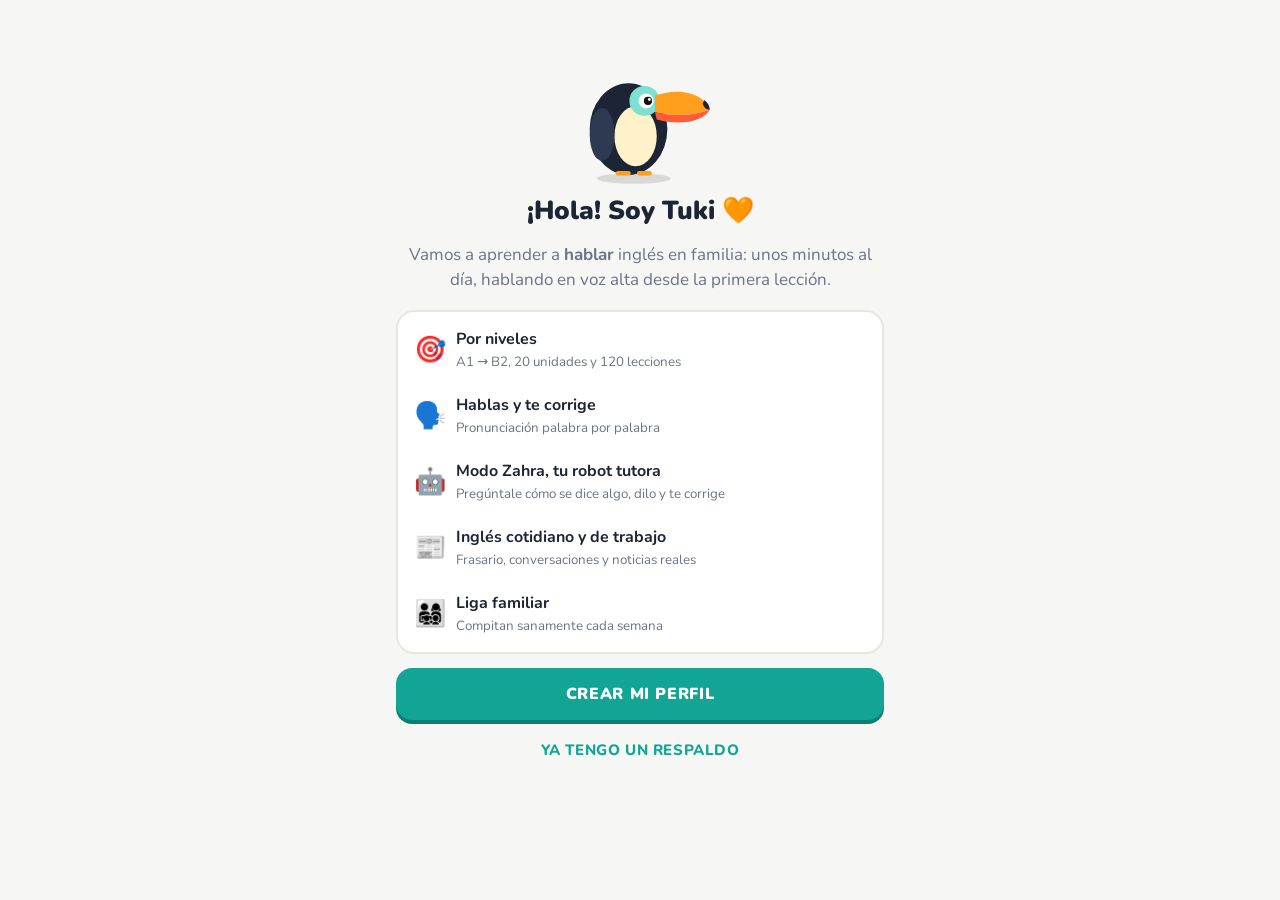
<file: index.html>
<!doctype html>
<html lang="es"><head><meta charset="utf-8"><meta name="viewport" content="width=device-width,initial-scale=1">
<title>Inglés en Familia</title>
<meta http-equiv="refresh" content="0; url=ingles-familia/">
<link rel="canonical" href="ingles-familia/">
<style>body{font-family:system-ui,sans-serif;background:#f6f7f4;color:#1d2433;display:grid;place-items:center;height:100vh;margin:0}a{color:#12a594;font-weight:800}</style>
</head><body><p>Abriendo Inglés en Familia… <a href="ingles-familia/">toca aquí si no abre</a></p>
<script>location.replace('ingles-familia/' + location.search + location.hash);</script>
</body></html>
</file>
<file: ingles-familia/styles.css>
:root{
  --bg:#f6f7f4; --card:#ffffff; --ink:#1d2433; --muted:#6b7385; --line:#e5e7e1;
  --brand:#12a594; --brand-d:#0b7f72; --sun:#ff9f1c; --sun-d:#d97f06;
  --ok:#22b55e; --ok-d:#178a46; --ok-bg:#dcfce7; --bad:#ef4444; --bad-d:#b91c1c; --bad-bg:#fee2e2;
  --lock:#d6d9d2; --lock-d:#b4b8ae; --blue:#1fa2ff; --purple:#a463f2;
  --shadow:0 2px 0 rgba(0,0,0,.06);
  --radius:18px;
  font-family:'Nunito',system-ui,-apple-system,'Segoe UI',Roboto,sans-serif;
}
@media (prefers-color-scheme:dark){
  :root:not([data-theme="light"]){
    --bg:#111827; --card:#1b2333; --ink:#eef1f6; --muted:#9aa3b5; --line:#2c3547;
    --ok-bg:#12351f; --bad-bg:#3b1515; --lock:#2f3746; --lock-d:#222a37;
  }
}
:root[data-theme="dark"]{
  --bg:#111827; --card:#1b2333; --ink:#eef1f6; --muted:#9aa3b5; --line:#2c3547;
  --ok-bg:#12351f; --bad-bg:#3b1515; --lock:#2f3746; --lock-d:#222a37;
}
*{box-sizing:border-box;-webkit-tap-highlight-color:transparent}
html,body{margin:0;height:100%;background:var(--bg);color:var(--ink)}
body{overscroll-behavior:none}
button{font-family:inherit;color:inherit}
#app{max-width:520px;margin:0 auto;min-height:100%;position:relative}
.screen{min-height:100vh;min-height:100dvh;display:flex;flex-direction:column}
.scroll{flex:1;overflow-y:auto;padding:16px 16px 110px}
h1,h2,h3{margin:.2em 0;line-height:1.2}
h1{font-size:26px;font-weight:900}
h2{font-size:21px;font-weight:900}
h3{font-size:17px;font-weight:800}
p{line-height:1.45}
.muted{color:var(--muted)}
.center{text-align:center}
.row{display:flex;gap:10px;align-items:center}
.spacer{flex:1}
.hidden{display:none!important}

/* ---------- 3D buttons ---------- */
.btn{display:block;width:100%;border:0;border-radius:16px;padding:15px 18px;font-size:16px;font-weight:900;
  letter-spacing:.04em;text-transform:uppercase;cursor:pointer;background:var(--brand);color:#fff;
  box-shadow:0 4px 0 var(--brand-d);transition:transform .06s,box-shadow .06s;user-select:none}
.btn:active{transform:translateY(4px);box-shadow:0 0 0 var(--brand-d)}
.btn:disabled{background:var(--lock);color:var(--muted);box-shadow:0 4px 0 var(--lock-d);cursor:default}
.btn.sun{background:var(--sun);box-shadow:0 4px 0 var(--sun-d)}
.btn.ok{background:var(--ok);box-shadow:0 4px 0 var(--ok-d)}
.btn.bad{background:var(--bad);box-shadow:0 4px 0 var(--bad-d)}
.btn.ghost{background:var(--card);color:var(--brand);box-shadow:0 4px 0 var(--line);border:2px solid var(--line)}
.btn.small{padding:10px 14px;font-size:13px;width:auto;display:inline-block}
.btn + .btn{margin-top:12px}
.link{background:none;border:0;color:var(--brand);font-weight:800;font-size:15px;padding:10px;cursor:pointer;text-transform:uppercase;letter-spacing:.04em}

.card{background:var(--card);border:2px solid var(--line);border-radius:var(--radius);padding:16px;margin-bottom:14px}
.chip{display:inline-flex;align-items:center;gap:6px;padding:6px 10px;border-radius:999px;background:var(--card);border:2px solid var(--line);font-weight:800;font-size:14px}

/* ---------- Top bar ---------- */
.topbar{position:sticky;top:0;z-index:5;background:var(--bg);display:flex;align-items:center;gap:8px;padding:12px 16px;border-bottom:2px solid var(--line)}
.topbar .who{display:flex;align-items:center;gap:8px;font-weight:900;background:none;border:0;font-size:16px;cursor:pointer;padding:0}
.topbar .who .av{font-size:26px}
.stat{display:flex;align-items:center;gap:4px;font-weight:900;font-size:16px}
.stat.fire{color:var(--sun)} .stat.xp{color:var(--blue)}
.ring{width:34px;height:34px}

/* ---------- Bottom nav ---------- */
.nav{position:fixed;bottom:0;left:50%;transform:translateX(-50%);width:100%;max-width:520px;background:var(--card);
  border-top:2px solid var(--line);display:flex;justify-content:space-around;padding:6px 4px calc(6px + env(safe-area-inset-bottom));z-index:10}
.nav button{background:none;border:2px solid transparent;border-radius:14px;padding:6px 8px;display:flex;flex-direction:column;align-items:center;
  font-size:11px;font-weight:800;color:var(--muted);cursor:pointer;min-width:60px}
.nav button .i{font-size:24px;line-height:1.1}
.nav button.on{color:var(--brand);border-color:var(--brand);background:color-mix(in srgb,var(--brand) 10%,transparent)}

/* ---------- Learning path ---------- */
.level-head{border-radius:var(--radius);padding:14px 16px;color:#fff;margin:22px 0 12px;box-shadow:0 4px 0 rgba(0,0,0,.18)}
.level-head .lv{font-size:13px;font-weight:900;opacity:.9;letter-spacing:.08em}
.level-head h2{margin:2px 0 4px}
.level-head p{margin:0;font-size:14px;opacity:.95}
.level-head .jump{margin-top:10px;background:rgba(255,255,255,.22);border:2px solid rgba(255,255,255,.55);color:#fff;border-radius:12px;padding:8px 12px;font-weight:900;font-size:13px;cursor:pointer}
.unit-head{display:flex;align-items:center;gap:10px;margin:18px 0 6px;padding:12px 14px;border-radius:16px;background:var(--card);border:2px solid var(--line)}
.unit-head .ic{font-size:30px}
.unit-head .t{flex:1}
.unit-head .t small{color:var(--muted);font-weight:800;font-size:12px;text-transform:uppercase;letter-spacing:.05em}
.unit-head .t div{font-weight:900;font-size:16px}
.unit-head .guide{border:2px solid var(--line);background:var(--bg);border-radius:12px;padding:8px 10px;font-weight:900;cursor:pointer;font-size:13px}
.path{display:flex;flex-direction:column;align-items:center;padding:8px 0 4px}
.node-wrap{position:relative;margin:8px 0;height:84px;display:flex;align-items:center}
.node{width:72px;height:68px;border-radius:50%;border:0;font-size:30px;cursor:pointer;position:relative;
  background:var(--lvc,var(--brand));box-shadow:0 7px 0 color-mix(in srgb,var(--lvc,var(--brand)) 70%,#000);transition:transform .06s}
.node:active{transform:translateY(5px);box-shadow:0 2px 0 color-mix(in srgb,var(--lvc,var(--brand)) 70%,#000)}
.node.locked{background:var(--lock);box-shadow:0 7px 0 var(--lock-d);filter:grayscale(1);cursor:pointer}
.node.done{background:#ffc531;box-shadow:0 7px 0 #d99b00}
.node.current::after{content:'';position:absolute;inset:-9px;border-radius:50%;border:4px solid var(--lvc,var(--brand));opacity:.5;animation:pulse 1.6s infinite}
@keyframes pulse{0%{transform:scale(.92);opacity:.7}100%{transform:scale(1.15);opacity:0}}
.bubble{position:absolute;top:-30px;left:50%;transform:translateX(-50%);background:var(--card);border:2px solid var(--line);color:var(--lvc,var(--brand));
  font-weight:900;font-size:12px;padding:5px 10px;border-radius:10px;white-space:nowrap;letter-spacing:.05em;animation:bob 1.4s ease-in-out infinite}
@keyframes bob{50%{transform:translate(-50%,-4px)}}
.node-label{position:absolute;left:calc(100% + 12px);font-size:13px;font-weight:800;color:var(--muted);white-space:nowrap}
.node-wrap.flip .node-label{left:auto;right:calc(100% + 12px)}

/* ---------- Lesson ---------- */
.lesson-top{display:flex;align-items:center;gap:12px;padding:14px 16px}
.x{background:none;border:0;font-size:26px;color:var(--muted);cursor:pointer;padding:0 4px;line-height:1}
.pbar{flex:1;height:16px;background:var(--line);border-radius:999px;overflow:hidden}
.pbar>div{height:100%;background:var(--ok);border-radius:999px;transition:width .35s;position:relative}
.pbar>div::after{content:'';position:absolute;left:8px;right:8px;top:3px;height:4px;border-radius:9px;background:rgba(255,255,255,.35)}
.combo{font-weight:900;color:var(--sun);font-size:15px;min-width:38px;text-align:right}
.ex{flex:1;padding:6px 16px 16px;display:flex;flex-direction:column}
.ex .q{font-size:22px;font-weight:900;margin:6px 0 16px}
.ex .tag{display:inline-block;color:var(--purple);font-weight:900;font-size:12px;letter-spacing:.08em;text-transform:uppercase;margin-bottom:4px}
.prompt-line{display:flex;align-items:flex-start;gap:12px;margin-bottom:18px}
.prompt-line .say{font-size:19px;font-weight:700;padding:12px 14px;border:2px solid var(--line);border-radius:16px;background:var(--card);flex:1}
.mascot-sm{width:70px;flex:none}
.opts{display:grid;gap:12px}
.opts.two{grid-template-columns:1fr 1fr}
.opt{border:2px solid var(--line);border-bottom-width:4px;background:var(--card);border-radius:16px;padding:15px 14px;font-size:17px;font-weight:700;text-align:left;cursor:pointer;display:flex;gap:10px;align-items:center}
.opt .n{border:2px solid var(--line);border-radius:8px;min-width:28px;height:28px;display:grid;place-items:center;font-size:13px;color:var(--muted);font-weight:900}
.opt.sel{border-color:var(--blue);background:color-mix(in srgb,var(--blue) 12%,var(--card));color:var(--blue)}
.opt.sel .n{border-color:var(--blue);color:var(--blue)}
.opt.right{border-color:var(--ok);background:var(--ok-bg);color:var(--ok-d)}
.opt.wrong{border-color:var(--bad);background:var(--bad-bg);color:var(--bad-d)}
.opt.gone{visibility:hidden}
.opt.center{justify-content:center;text-align:center}

.answer-line{min-height:120px;border-bottom:2px solid var(--line);display:flex;flex-wrap:wrap;gap:8px;align-content:flex-start;padding:8px 0 14px;margin-bottom:18px;
  background:repeating-linear-gradient(to bottom,transparent 0 58px,var(--line) 58px 60px)}
.bank{display:flex;flex-wrap:wrap;gap:8px;justify-content:center}
.tok{border:2px solid var(--line);border-bottom-width:4px;background:var(--card);border-radius:12px;padding:9px 13px;font-size:17px;font-weight:700;cursor:pointer}
.tok.used{background:var(--line);color:transparent;border-color:var(--line);pointer-events:none}

.big-audio{display:flex;gap:14px;justify-content:center;margin:10px 0 22px}
.aud{width:96px;height:96px;border-radius:24px;border:0;background:var(--blue);color:#fff;font-size:40px;box-shadow:0 5px 0 #0b74c2;cursor:pointer}
.aud.slow{width:66px;height:66px;font-size:28px;align-self:flex-end;border-radius:18px}
.aud:active{transform:translateY(4px);box-shadow:none}
.mini-aud{border:0;background:var(--blue);color:#fff;border-radius:12px;width:44px;height:44px;font-size:20px;cursor:pointer;flex:none;box-shadow:0 3px 0 #0b74c2}
.text-in{width:100%;min-height:110px;border:2px solid var(--line);border-radius:16px;padding:14px;font-size:18px;font-family:inherit;background:var(--card);color:var(--ink);resize:none}
.text-in:focus{outline:none;border-color:var(--blue)}

.intro-card{text-align:center;padding:24px 16px;border:2px solid var(--line);border-radius:22px;background:var(--card);margin:auto 0}
.intro-card .new{color:var(--purple);font-weight:900;font-size:13px;letter-spacing:.1em}
.intro-card .en{font-size:38px;font-weight:900;margin:12px 0 4px}
.intro-card .es{font-size:20px;color:var(--muted);font-weight:700}

.match{display:grid;grid-template-columns:1fr 1fr;gap:12px}
.match .opt{justify-content:center;text-align:center;min-height:58px;font-size:16px}

.mic{width:110px;height:110px;border-radius:50%;border:0;background:var(--brand);color:#fff;font-size:46px;cursor:pointer;box-shadow:0 6px 0 var(--brand-d);margin:10px auto;display:block;position:relative}
.mic.on{background:var(--bad);box-shadow:0 6px 0 var(--bad-d)}
.mic.on::after{content:'';position:absolute;inset:-10px;border-radius:50%;border:4px solid var(--bad);animation:pulse 1s infinite}
.mic:disabled{background:var(--lock);box-shadow:0 6px 0 var(--lock-d)}
.heard{min-height:28px;text-align:center;color:var(--muted);font-style:italic;margin:6px 0}
.target{font-size:24px;font-weight:800;line-height:1.5;text-align:center;margin:8px 0}
.target .w{padding:0 2px;border-radius:6px}
.target .w.g{color:var(--ok-d);background:var(--ok-bg)}
.target .w.r{color:var(--bad-d);background:var(--bad-bg);text-decoration:underline wavy}
.score{font-size:15px;font-weight:900;text-align:center}
.score b{font-size:30px}
.tipbox{background:color-mix(in srgb,var(--sun) 14%,var(--card));border:2px solid color-mix(in srgb,var(--sun) 45%,transparent);border-radius:14px;padding:10px 12px;font-size:14px;margin-top:10px}

.footer{position:sticky;bottom:0;z-index:4;padding:14px 16px calc(16px + env(safe-area-inset-bottom));border-top:2px solid var(--line);background:var(--bg)}
.footer.okf{background:var(--ok-bg);border-color:transparent}
.footer.badf{background:var(--bad-bg);border-color:transparent}
.fb-title{font-size:21px;font-weight:900;margin-bottom:4px;display:flex;align-items:center;gap:8px}
.okf .fb-title{color:var(--ok-d)} .badf .fb-title{color:var(--bad-d)}
.fb-text{font-size:16px;margin-bottom:12px}
.okf .fb-text{color:var(--ok-d)} .badf .fb-text{color:var(--bad-d)}
.skip-row{display:flex;justify-content:center}

/* ---------- Avatars ---------- */
.avatar{width:150px;height:150px;margin:0 auto;display:block}
.avatar .mouth{transform-origin:center;transform-box:fill-box}
.talking .mouth{animation:talk .22s infinite alternate}
@keyframes talk{from{transform:scaleY(.25)}to{transform:scaleY(1.2)}}
.avatar .lids{animation:blink 4.5s infinite;transform-origin:center;transform-box:fill-box}
@keyframes blink{0%,94%,100%{transform:scaleY(0)}96%{transform:scaleY(1)}}

.subtitle{background:var(--card);border:2px solid var(--line);border-radius:18px;padding:14px;font-size:19px;font-weight:700;position:relative;margin:12px 0}
.subtitle .es{font-size:15px;color:var(--muted);font-weight:600;margin-top:6px}
.yourturn{border:2px dashed var(--brand);border-radius:18px;padding:14px;margin-top:6px}
.yourturn .lbl{color:var(--brand);font-weight:900;font-size:12px;letter-spacing:.1em}

/* ---------- Chat ---------- */
.chat{flex:1;overflow-y:auto;padding:10px 14px 16px;display:flex;flex-direction:column;gap:10px}
.msg{max-width:86%;padding:11px 14px;border-radius:18px;font-size:16px;line-height:1.4}
.msg.bot{align-self:flex-start;background:var(--card);border:2px solid var(--line);border-bottom-left-radius:6px}
.msg.me{align-self:flex-end;background:var(--brand);color:#fff;border-bottom-right-radius:6px}
.msg .tr{font-size:14px;color:var(--muted);margin-top:6px;border-top:1px dashed var(--line);padding-top:6px}
.msg .fix{margin-top:8px;background:color-mix(in srgb,var(--sun) 16%,var(--card));border-radius:10px;padding:8px 10px;font-size:14px;color:var(--ink)}
.msg .acts{display:flex;gap:6px;margin-top:6px}
.msg .acts button{background:var(--bg);border:1px solid var(--line);border-radius:8px;padding:3px 8px;font-size:13px;cursor:pointer}
.chat-bar{display:flex;gap:8px;align-items:flex-end;padding:10px 12px calc(10px + env(safe-area-inset-bottom));border-top:2px solid var(--line);background:var(--bg)}
.chat-bar textarea{flex:1;border:2px solid var(--line);border-radius:14px;padding:10px 12px;font-size:16px;font-family:inherit;resize:none;max-height:100px;background:var(--card);color:var(--ink)}
.chat-bar .mic{width:56px;height:56px;font-size:24px;margin:0;box-shadow:0 4px 0 var(--brand-d)}
.chat-bar .send{width:48px;height:48px;border-radius:14px;border:0;background:var(--blue);color:#fff;font-size:20px;cursor:pointer}
.typing{align-self:flex-start;color:var(--muted);font-style:italic;font-size:14px}

/* ---------- Lists ---------- */
.list-item{display:flex;align-items:center;gap:12px;padding:14px;border:2px solid var(--line);border-bottom-width:4px;border-radius:16px;background:var(--card);margin-bottom:10px;cursor:pointer;width:100%;text-align:left;font-size:16px}
.list-item .ic{font-size:28px;width:40px;text-align:center}
.list-item .t{flex:1}
.list-item .t b{display:block;font-size:16px}
.list-item .t small{color:var(--muted);font-size:13px}
.badge{font-size:12px;font-weight:900;padding:4px 8px;border-radius:999px;background:var(--line);color:var(--muted)}
.badge.g{background:var(--ok-bg);color:var(--ok-d)}

.goalbar{height:14px;background:var(--line);border-radius:99px;overflow:hidden;margin:8px 0}
.goalbar>div{height:100%;background:var(--sun);border-radius:99px}

.grid-av{display:grid;grid-template-columns:repeat(4,1fr);gap:10px}
.grid-av button{font-size:34px;padding:10px 0;border-radius:16px;border:2px solid var(--line);border-bottom-width:4px;background:var(--card);cursor:pointer}
.grid-av button.sel{border-color:var(--blue);background:color-mix(in srgb,var(--blue) 12%,var(--card))}
.field{width:100%;border:2px solid var(--line);border-radius:14px;padding:13px 14px;font-size:17px;font-family:inherit;background:var(--card);color:var(--ink);margin:6px 0 14px}
.field:focus{outline:none;border-color:var(--blue)}
label.lbl{font-weight:900;font-size:14px;color:var(--muted);text-transform:uppercase;letter-spacing:.05em}
select.field{appearance:auto}

.stats{display:grid;grid-template-columns:1fr 1fr;gap:10px;margin-bottom:14px}
.stats .s{border:2px solid var(--line);border-radius:16px;padding:12px;background:var(--card);display:flex;gap:10px;align-items:center}
.stats .s .v{font-weight:900;font-size:20px}
.stats .s .k{font-size:12px;color:var(--muted);font-weight:700}

.rank{display:flex;align-items:center;gap:12px;padding:12px 6px;border-bottom:2px solid var(--line)}
.rank .pos{width:28px;font-weight:900;text-align:center;font-size:18px}
.rank .av{font-size:30px}
.rank .nm{flex:1;font-weight:800}
.rank .xp{font-weight:900;color:var(--muted)}
.rank.me{background:color-mix(in srgb,var(--blue) 10%,transparent);border-radius:12px}

/* ---------- Modal ---------- */
.modal-bg{position:fixed;inset:0;background:rgba(0,0,0,.45);z-index:50;display:flex;align-items:flex-end;justify-content:center;animation:fade .15s}
.modal{background:var(--card);width:100%;max-width:520px;max-height:88vh;overflow-y:auto;border-radius:24px 24px 0 0;padding:20px 18px calc(20px + env(safe-area-inset-bottom));animation:up .2s}
@keyframes up{from{transform:translateY(40px);opacity:.4}}
@keyframes fade{from{opacity:0}}
.modal table{width:100%;border-collapse:collapse;margin:10px 0}
.modal td{border-bottom:1px solid var(--line);padding:8px 6px;font-size:15px}
.modal .grab{width:44px;height:5px;border-radius:9px;background:var(--line);margin:-6px auto 14px}

.toast{position:fixed;left:50%;bottom:96px;transform:translateX(-50%);background:var(--ink);color:var(--bg);padding:12px 18px;border-radius:14px;font-weight:800;z-index:60;max-width:90%;text-align:center;animation:up .2s}

/* ---------- Results ---------- */
.done-screen{flex:1;display:flex;flex-direction:column;align-items:center;justify-content:center;padding:24px;text-align:center;gap:6px}
.done-screen h1{color:var(--sun);font-size:30px}
.done-boxes{display:flex;gap:12px;margin:18px 0}
.done-boxes .b{border:2px solid var(--sun);border-radius:16px;overflow:hidden;min-width:100px}
.done-boxes .b .h{background:var(--sun);color:#fff;font-weight:900;font-size:12px;padding:5px;letter-spacing:.06em}
.done-boxes .b .v{font-weight:900;font-size:22px;padding:10px}
.done-boxes .b.g{border-color:var(--ok)} .done-boxes .b.g .h{background:var(--ok)}
.done-boxes .b.bl{border-color:var(--blue)} .done-boxes .b.bl .h{background:var(--blue)}
canvas.confetti{position:fixed;inset:0;pointer-events:none;z-index:70}

.mascot{width:150px;height:150px;display:block;margin:0 auto}
.mascot .wing{transform-origin:30% 20%;transform-box:fill-box;animation:wave 1.6s ease-in-out infinite}
@keyframes wave{50%{transform:rotate(-14deg)}}
.pair-table{width:100%;border-collapse:collapse;margin-top:10px}
.pair-table td{padding:6px;border-bottom:1px solid var(--line);font-weight:700}
.pair-table button{border:0;background:none;font-size:18px;cursor:pointer}
.notice{border-radius:14px;padding:12px;background:color-mix(in srgb,var(--blue) 12%,var(--card));border:2px solid color-mix(in srgb,var(--blue) 35%,transparent);font-size:14px;margin-bottom:14px}
.notice.warn{background:color-mix(in srgb,var(--sun) 14%,var(--card));border-color:color-mix(in srgb,var(--sun) 45%,transparent)}
ol.steps{padding-left:20px;line-height:1.6}
.seg{display:flex;gap:8px;flex-wrap:wrap;margin:6px 0 14px}
.seg button{flex:1;min-width:70px;border:2px solid var(--line);border-bottom-width:4px;border-radius:14px;padding:10px 6px;background:var(--card);font-weight:800;cursor:pointer;font-size:14px}
.seg button.sel{border-color:var(--blue);color:var(--blue);background:color-mix(in srgb,var(--blue) 10%,var(--card))}

/* ---------- Módulo Tutor (estilo Learna) ---------- */
.hero{display:flex;gap:12px;align-items:center;background:linear-gradient(135deg,#12a594,#1b7fb8);color:#fff;border-radius:24px;padding:14px;box-shadow:0 5px 0 #0d6a7c}
.hero-av svg{width:92px;height:92px;display:block}
.hero-say{background:#fff;color:#1d2433;border-radius:16px 16px 16px 4px;padding:10px 12px;font-weight:800;font-size:15px;line-height:1.35}
.hero-meta{font-size:13px;font-weight:800;margin-top:8px;opacity:.95}
.hero-bar{height:8px;background:rgba(255,255,255,.3);border-radius:9px;margin-top:5px;overflow:hidden}
.hero-bar>div{height:100%;background:#ffc531;border-radius:9px}
.today{margin-top:14px;border-color:color-mix(in srgb,var(--brand) 45%,var(--line))}
.today .tag,.ccard .ttl{color:var(--purple);font-weight:900;font-size:12px;letter-spacing:.08em}
.topic-grid{display:grid;grid-template-columns:1fr 1fr;gap:10px}
.topic{position:relative;border:2px solid var(--line);border-bottom-width:4px;border-radius:18px;background:var(--card);padding:14px 12px 30px;text-align:left;cursor:pointer;display:flex;flex-direction:column;gap:2px}
.topic .ic{font-size:30px}
.topic b{font-size:15px;margin-top:4px}
.topic small{color:var(--muted);font-size:12px}
.topic .lvb{position:absolute;left:12px;bottom:8px;color:#fff;font-size:11px;font-weight:900;padding:2px 8px;border-radius:99px}
.topic.above{opacity:.8}
.unit-tiles{display:grid;grid-template-columns:repeat(4,1fr);gap:8px}
.utile{position:relative;border:2px solid var(--line);border-bottom-width:4px;border-radius:14px;background:var(--card);padding:8px 2px;cursor:pointer;display:flex;flex-direction:column;align-items:center;gap:2px}
.utile span{font-size:24px}.utile small{font-size:11px;font-weight:800;color:var(--muted)}
.utile em{position:absolute;top:-6px;right:-4px;background:var(--ok);color:#fff;font-style:normal;font-size:10px;font-weight:900;border-radius:99px;padding:1px 5px}
.utile.locked{opacity:.45}
.pbar.thin{flex:none;height:6px;border-radius:0;margin:0}
.ccard{align-self:stretch;background:var(--card);border:2px solid var(--line);border-radius:18px;padding:12px;animation:up .2s}
.ccard .opts{gap:8px}.ccard .opt{padding:11px 12px;font-size:16px}
.ccard .target{margin:6px 0}
.ccard .gram{font-size:14px}.ccard .gram table{width:100%;border-collapse:collapse}.ccard .gram td{border-bottom:1px solid var(--line);padding:5px}
.fixcard{border-color:color-mix(in srgb,var(--sun) 55%,transparent);background:color-mix(in srgb,var(--sun) 10%,var(--card))}
.vocab{display:flex;gap:10px;overflow-x:auto;padding:6px 2px 4px}
.vcard{min-width:118px;border:2px solid var(--line);border-bottom-width:4px;border-radius:16px;background:var(--bg);padding:12px 8px;text-align:center;cursor:pointer;display:flex;flex-direction:column;gap:3px}
.vcard b{font-size:18px}.vcard small{color:var(--muted)}
.chips{display:flex;gap:8px;flex-wrap:wrap;justify-content:flex-end}
.chip-btn{border:2px solid var(--brand);border-bottom-width:4px;color:var(--brand);background:var(--card);border-radius:999px;padding:9px 14px;font-weight:800;font-size:15px;cursor:pointer;font-family:inherit}
.chip-btn.sm{padding:5px 10px;font-size:13px;border-bottom-width:3px}
.chip-btn.ghosty{border-color:var(--line);color:var(--muted)}
.chip-btn:disabled{opacity:.6}
.msg.me .target.sm{font-size:16px;text-align:left;margin:0;line-height:1.6}
.msg.me .target .w.g{background:rgba(255,255,255,.9)}
.msg.me .target .w.r{background:#fff}
.heardline{font-size:12px;opacity:.9;margin-top:4px}
.es-only{color:var(--ink)}
.typing{display:flex;gap:4px;padding:12px 14px;background:var(--card);border:2px solid var(--line);border-radius:18px;border-bottom-left-radius:6px;align-self:flex-start;font-style:normal}
.typing span{width:7px;height:7px;border-radius:50%;background:var(--muted);animation:dot 1s infinite}
.typing span:nth-child(2){animation-delay:.15s}.typing span:nth-child(3){animation-delay:.3s}
@keyframes dot{50%{transform:translateY(-5px);opacity:.4}}
.sum{display:flex;justify-content:space-around;margin:10px 0}
.sum div{display:flex;flex-direction:column;align-items:center}.sum b{font-size:20px}.sum small{color:var(--muted);font-size:12px}
.chat-bar textarea:disabled,.chat-bar .send:disabled{opacity:.5}

/* ---------- v1.2: modo dual, Zahra robot, frasario, noticias ---------- */
.topbar{flex-wrap:wrap;row-gap:8px}
.modebar{flex-basis:100%;display:flex;background:var(--card);border:2px solid var(--line);border-radius:14px;padding:3px;gap:3px}
.modebar button{flex:1;border:0;background:none;border-radius:11px;padding:8px 4px;font-weight:900;font-size:14px;cursor:pointer;color:var(--muted);font-family:inherit}
.modebar button.on{background:var(--brand);color:#fff;box-shadow:0 3px 0 var(--brand-d)}
.modebar button[data-m="zahra"].on{background:#1b7fb8;box-shadow:0 3px 0 #135d87}
.screen.fullh{height:100vh;height:100dvh;min-height:0}
.zwrap{flex:1;min-height:0;display:flex;flex-direction:column}
.nav.static{position:static;transform:none;left:auto;flex:none}
.zhead{display:flex;align-items:center;gap:8px;padding:8px 12px;border-bottom:2px solid var(--line);flex-wrap:wrap}
.zav svg{width:48px;height:48px;display:block}
.zdot{display:inline-block;width:8px;height:8px;border-radius:50%;background:var(--muted);vertical-align:middle}
.zdot.on{background:var(--ok)}
.zhead .scopebar{order:5;flex-basis:100%}
.scopebar{display:flex;gap:6px}
.scopebar button{flex:1;border:2px solid var(--line);border-bottom-width:3px;background:var(--card);border-radius:12px;padding:7px 6px;font-weight:800;font-size:13px;cursor:pointer;color:var(--muted);font-family:inherit}
.scopebar button.on{border-color:var(--sun);color:var(--sun-d);background:color-mix(in srgb,var(--sun) 12%,var(--card))}
.zchips{display:flex;gap:6px;overflow-x:auto;padding:6px 12px 2px;flex:none;scrollbar-width:none}
.zchips .chip-btn{white-space:nowrap;flex:none}
.langbtn{width:48px;height:48px;border-radius:14px;border:2px solid var(--line);background:var(--card);font-size:20px;line-height:1;display:flex;flex-direction:column;align-items:center;justify-content:center;cursor:pointer;flex:none}
.langbtn small{font-size:10px;font-weight:900;color:var(--muted)}
.saycard{border-color:color-mix(in srgb,#1b7fb8 40%,var(--line))}
.say-en{font-size:24px;font-weight:900;margin:4px 0;line-height:1.25}
.pron{margin-top:6px;font-size:15px;color:var(--purple)}
.alts{display:flex;flex-direction:column;gap:6px;margin-top:8px}
.alt{text-align:left;border:1px dashed var(--line);background:var(--bg);border-radius:10px;padding:7px 10px;font-size:15px;cursor:pointer;font-family:inherit;color:var(--ink)}
.prac{margin-top:10px;border-top:1px dashed var(--line);padding-top:8px}
.prac .target{text-align:left;margin:4px 0}
.prac-score{font-size:13px;color:var(--muted);margin:4px 0 6px}
.msg.mini{font-size:14px;padding:8px 12px}
.slowb{background:var(--purple)!important;box-shadow:0 3px 0 #7a3fc4!important}
.target.sm{font-size:17px;line-height:1.7}
.robot .ant{animation:antblink 2.4s infinite}
.talking .robot .ant{animation:antblink .35s infinite}
@keyframes antblink{50%{opacity:.35}}
.book{display:flex;flex-direction:column;gap:2px}
.bk-row{display:flex;align-items:center;gap:6px;padding:8px 0;border-bottom:1px solid var(--line)}
.bk-t{flex:1;min-width:0}.bk-t b{display:block;font-size:16px}.bk-t small{color:var(--muted)}
.bk-row .mini-aud{width:38px;height:38px;font-size:16px}
.mic-sm{background:var(--brand)!important;box-shadow:0 3px 0 var(--brand-d)!important}
.mic-sm.on{background:var(--bad)!important}
.star{border:0;background:none;font-size:22px;cursor:pointer;width:34px}
.chip-btn.on{background:var(--brand);color:#fff}
.feedbar{display:flex;gap:6px;overflow-x:auto;padding:12px 0 10px;scrollbar-width:none}
.feedbar .chip-btn{white-space:nowrap;flex:none}
.news-item{display:flex;gap:12px;align-items:center;width:100%;text-align:left;border:2px solid var(--line);border-bottom-width:4px;border-radius:16px;background:var(--card);padding:10px;margin-bottom:10px;cursor:pointer;font-family:inherit;color:var(--ink)}
.news-item img,.news-item .nimg{width:84px;height:64px;border-radius:12px;object-fit:cover;flex:none;background:var(--bg);display:grid;place-items:center;font-size:28px}
.news-item .nt b{display:block;font-size:15px;line-height:1.3}
.news-item .nt small{color:var(--muted);font-size:12px}
.hero-img{width:100%;border-radius:18px;margin-bottom:12px;max-height:220px;object-fit:cover}
.article{font-size:20px;line-height:1.6}
.article .sent{margin:0 0 10px;border-radius:10px;padding:2px 4px;transition:background .2s}
.article .sent.hl{background:color-mix(in srgb,var(--sun) 25%,transparent)}
.tw{cursor:pointer;border-bottom:1px dotted transparent}
.tw:active,.tw:hover{border-bottom-color:var(--blue);color:var(--blue)}
.nq{margin:10px 0}
</file>
